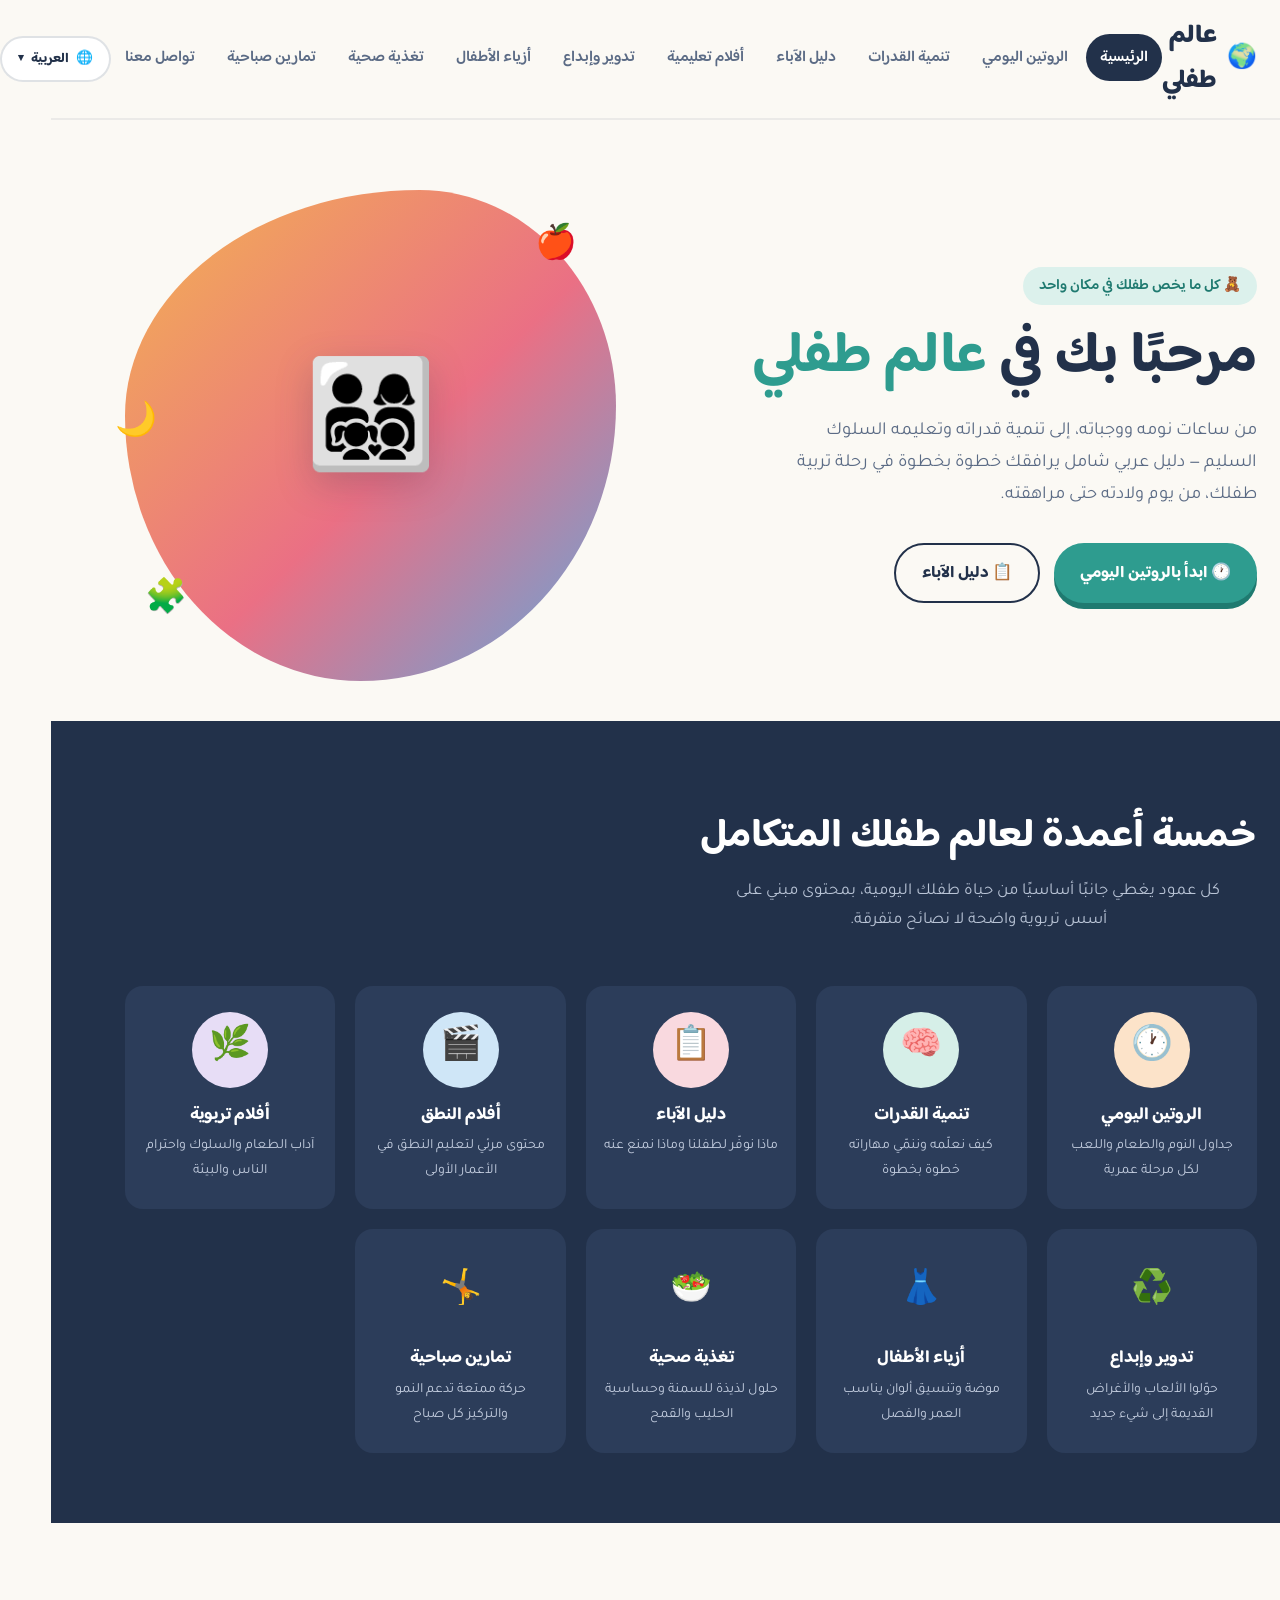
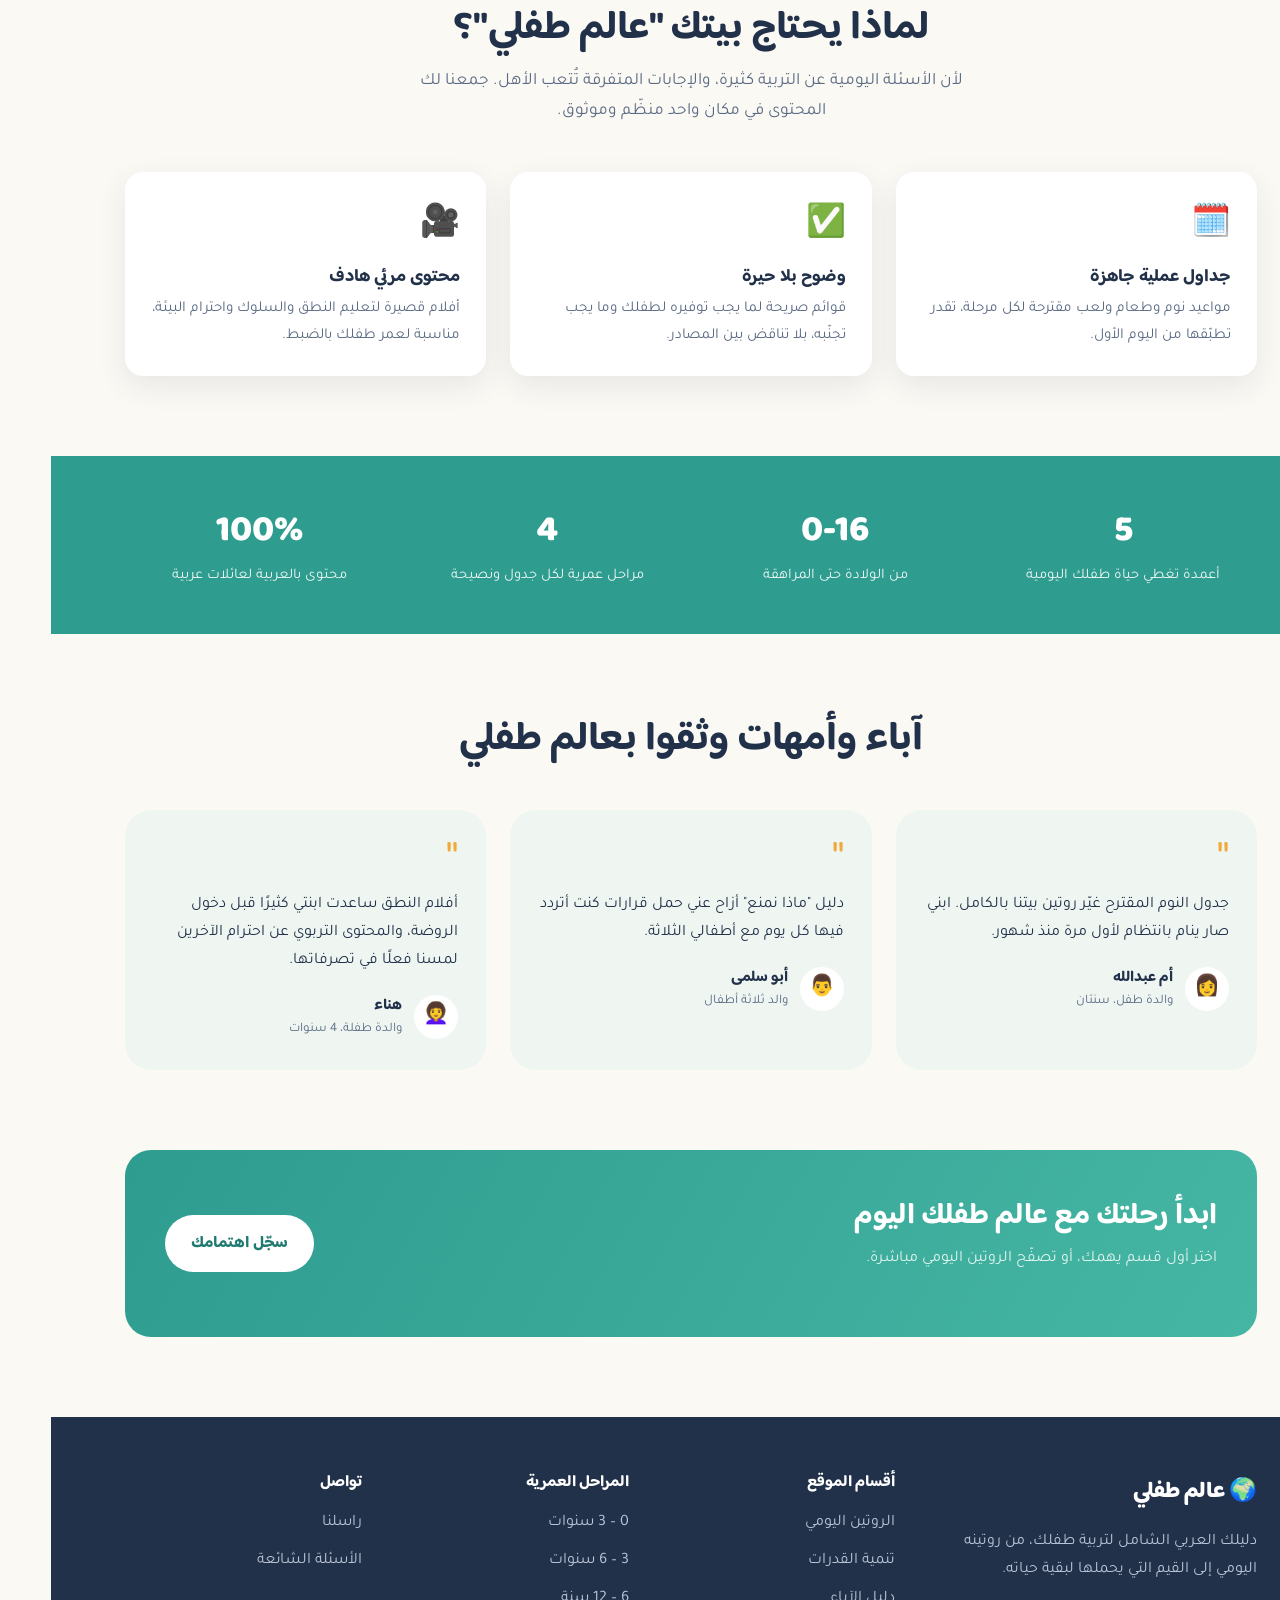
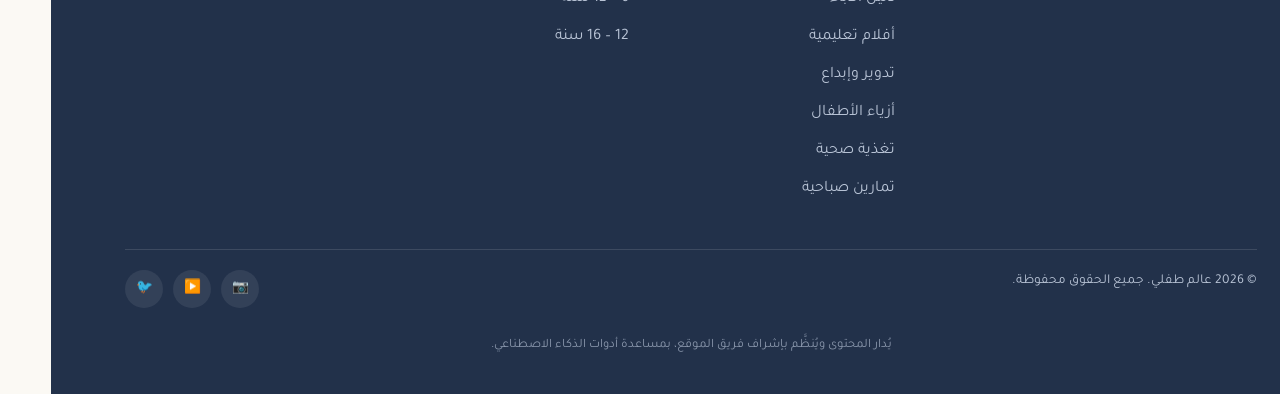
<file: index.html>
<!DOCTYPE html>
<html lang="ar" dir="rtl">
<head>
<meta charset="UTF-8">
<meta name="viewport" content="width=device-width, initial-scale=1.0">
<title>عالم طفلي — دليلك المتكامل لتربية طفلك من الولادة حتى المراهقة</title>
<meta name="description" content="عالم طفلي منصة عربية شاملة للآباء: جداول النوم والطعام واللعب، تنمية القدرات، ماذا نوفر لطفلنا وماذا نمنع عنه، وأفلام تعليمية وتربوية لكل عمر.">
<link rel="icon" href="favicon.svg" type="image/svg+xml">
<link rel="stylesheet" href="style.css">
</head>
<body>

<header class="site-header">
  <div class="header-inner">
    <a href="index.html" class="brand"><span class="bud">🌍</span> عالم طفلي</a>
    <nav class="main-nav" id="site-nav" aria-label="التنقل الرئيسي"></nav>
    <div class="header-right">
      <div class="lang-switcher">
        <button class="lang-switcher-btn" id="lang-switcher-btn" type="button" aria-haspopup="true" aria-expanded="false">
          🌐 <span id="current-lang-label">العربية</span> <span class="chev">▾</span>
        </button>
        <div class="lang-dropdown" id="lang-dropdown">
          <button class="lang-option" data-lang="ar">العربية <span class="check">✓</span></button>
          <button class="lang-option" data-lang="en">English <span class="check">✓</span></button>
          <button class="lang-option" data-lang="fr">Français <span class="check">✓</span></button>
          <button class="lang-option" data-lang="es">Español <span class="check">✓</span></button>
          <button class="lang-option" data-lang="ur">اردو <span class="check">✓</span></button>
          <button class="lang-option" data-lang="tr">Türkçe <span class="check">✓</span></button>
          <button class="lang-option" data-lang="de">Deutsch <span class="check">✓</span></button>
          <button class="lang-option" data-lang="ru">Русский <span class="check">✓</span></button>
          <button class="lang-option" data-lang="hi">हिन्दी <span class="check">✓</span></button>
        </div>
        <div id="google_translate_element"></div>
      </div>
      <button class="nav-toggle" aria-label="فتح القائمة" aria-expanded="false">☰</button>
    </div>
  </div>
</header>

<main>

  <!-- ================= Hero ================= -->
  <section class="hero">
    <div class="container hero-inner">
      <div class="hero-copy">
        <span class="eyebrow">🧸 كل ما يخص طفلك في مكان واحد</span>
        <h1>مرحبًا بك في <span>عالم طفلي</span></h1>
        <p class="lead">من ساعات نومه ووجباته، إلى تنمية قدراته وتعليمه السلوك السليم — دليل عربي شامل يرافقك خطوة بخطوة في رحلة تربية طفلك، من يوم ولادته حتى مراهقته.</p>
        <div class="hero-actions">
          <a href="routine.html" class="btn btn-teal">🕐 ابدأ بالروتين اليومي</a>
          <a href="parents-guide.html" class="btn btn-outline">📋 دليل الآباء</a>
        </div>
      </div>
      <div class="hero-art" aria-hidden="true">
        <div class="hero-blob"></div>
        <div class="hero-floaters">
          <span>🍎</span><span>🧩</span><span>🌙</span>
        </div>
        <span class="hero-emoji">👨‍👩‍👧‍👦</span>
      </div>
    </div>
  </section>

  <!-- ================= Pillars (العنصر المميز) ================= -->
  <section class="pillars">
    <div class="container">
      <div class="section-head">
        <h2>خمسة أعمدة لعالم طفلك المتكامل</h2>
        <p>كل عمود يغطي جانبًا أساسيًا من حياة طفلك اليومية، بمحتوى مبني على أسس تربوية واضحة لا نصائح متفرقة.</p>
      </div>
      <div class="pillar-grid">
        <a href="routine.html" class="pillar">
          <div class="p-icon">🕐</div>
          <h3>الروتين اليومي</h3>
          <p>جداول النوم والطعام واللعب لكل مرحلة عمرية</p>
        </a>
        <a href="development.html" class="pillar">
          <div class="p-icon">🧠</div>
          <h3>تنمية القدرات</h3>
          <p>كيف نعلّمه وننمّي مهاراته خطوة بخطوة</p>
        </a>
        <a href="parents-guide.html" class="pillar">
          <div class="p-icon">📋</div>
          <h3>دليل الآباء</h3>
          <p>ماذا نوفّر لطفلنا وماذا نمنع عنه</p>
        </a>
        <a href="videos.html" class="pillar">
          <div class="p-icon">🎬</div>
          <h3>أفلام النطق</h3>
          <p>محتوى مرئي لتعليم النطق في الأعمار الأولى</p>
        </a>
        <a href="videos.html" class="pillar">
          <div class="p-icon">🌿</div>
          <h3>أفلام تربوية</h3>
          <p>آداب الطعام والسلوك واحترام الناس والبيئة</p>
        </a>
        <a href="recycle.html" class="pillar">
          <div class="p-icon">♻️</div>
          <h3>تدوير وإبداع</h3>
          <p>حوّلوا الألعاب والأغراض القديمة إلى شيء جديد</p>
        </a>
        <a href="fashion.html" class="pillar">
          <div class="p-icon">👗</div>
          <h3>أزياء الأطفال</h3>
          <p>موضة وتنسيق ألوان يناسب العمر والفصل</p>
        </a>
        <a href="nutrition.html" class="pillar">
          <div class="p-icon">🥗</div>
          <h3>تغذية صحية</h3>
          <p>حلول لذيذة للسمنة وحساسية الحليب والقمح</p>
        </a>
        <a href="exercises.html" class="pillar">
          <div class="p-icon">🤸</div>
          <h3>تمارين صباحية</h3>
          <p>حركة ممتعة تدعم النمو والتركيز كل صباح</p>
        </a>
      </div>
    </div>
  </section>

  <!-- ================= Why us ================= -->
  <section class="section">
    <div class="container">
      <div class="section-head center">
        <h2>لماذا يحتاج بيتك "عالم طفلي"؟</h2>
        <p>لأن الأسئلة اليومية عن التربية كثيرة، والإجابات المتفرقة تُتعب الأهل. جمعنا لك المحتوى في مكان واحد منظّم وموثوق.</p>
      </div>
      <div class="value-grid">
        <div class="value-card">
          <div class="icon">🗓️</div>
          <h3>جداول عملية جاهزة</h3>
          <p>مواعيد نوم وطعام ولعب مقترحة لكل مرحلة، تقدر تطبّقها من اليوم الأول.</p>
        </div>
        <div class="value-card">
          <div class="icon">✅</div>
          <h3>وضوح بلا حيرة</h3>
          <p>قوائم صريحة لما يجب توفيره لطفلك وما يجب تجنّبه، بلا تناقض بين المصادر.</p>
        </div>
        <div class="value-card">
          <div class="icon">🎥</div>
          <h3>محتوى مرئي هادف</h3>
          <p>أفلام قصيرة لتعليم النطق والسلوك واحترام البيئة، مناسبة لعمر طفلك بالضبط.</p>
        </div>
      </div>
    </div>
  </section>

  <!-- ================= Stats ================= -->
  <section class="stats-strip">
    <div class="container stats-grid">
      <div><div class="num">5</div><div class="label">أعمدة تغطي حياة طفلك اليومية</div></div>
      <div><div class="num">0-16</div><div class="label">من الولادة حتى المراهقة</div></div>
      <div><div class="num">4</div><div class="label">مراحل عمرية لكل جدول ونصيحة</div></div>
      <div><div class="num">100%</div><div class="label">محتوى بالعربية لعائلات عربية</div></div>
    </div>
  </section>

  <!-- ================= Testimonials ================= -->
  <section class="section">
    <div class="container">
      <div class="section-head center">
        <h2>آباء وأمهات وثقوا بعالم طفلي</h2>
      </div>
      <div class="testi-grid">
        <div class="testi-card">
          <div class="quote-mark">"</div>
          <p class="text">جدول النوم المقترح غيّر روتين بيتنا بالكامل. ابني صار ينام بانتظام لأول مرة منذ شهور.</p>
          <div class="testi-who">
            <div class="avatar">👩</div>
            <div><div class="name">أم عبدالله</div><div class="role">والدة طفل، سنتان</div></div>
          </div>
        </div>
        <div class="testi-card">
          <div class="quote-mark">"</div>
          <p class="text">دليل "ماذا نمنع" أزاح عني حمل قرارات كنت أتردد فيها كل يوم مع أطفالي الثلاثة.</p>
          <div class="testi-who">
            <div class="avatar">👨</div>
            <div><div class="name">أبو سلمى</div><div class="role">والد ثلاثة أطفال</div></div>
          </div>
        </div>
        <div class="testi-card">
          <div class="quote-mark">"</div>
          <p class="text">أفلام النطق ساعدت ابنتي كثيرًا قبل دخول الروضة، والمحتوى التربوي عن احترام الآخرين لمسنا فعلًا في تصرفاتها.</p>
          <div class="testi-who">
            <div class="avatar">👩‍🦱</div>
            <div><div class="name">هناء</div><div class="role">والدة طفلة، 4 سنوات</div></div>
          </div>
        </div>
      </div>
    </div>
  </section>

  <!-- ================= CTA ================= -->
  <section class="section" style="padding-top:0;">
    <div class="container">
      <div class="cta-band">
        <div>
          <h2>ابدأ رحلتك مع عالم طفلك اليوم</h2>
          <p>اختر أول قسم يهمك، أو تصفّح الروتين اليومي مباشرة.</p>
        </div>
        <a href="contact.html" class="btn btn-amber" style="background:var(--white); color:var(--teal-deep); box-shadow:none;">سجّل اهتمامك</a>
      </div>
    </div>
  </section>

</main>

<footer class="site-footer">
  <div class="container">
    <div class="footer-grid">
      <div>
        <div class="footer-brand">🌍 عالم طفلي</div>
        <p>دليلك العربي الشامل لتربية طفلك، من روتينه اليومي إلى القيم التي يحملها لبقية حياته.</p>
      </div>
      <div>
        <h4>أقسام الموقع</h4>
        <ul>
          <li><a href="routine.html">الروتين اليومي</a></li>
          <li><a href="development.html">تنمية القدرات</a></li>
          <li><a href="parents-guide.html">دليل الآباء</a></li>
          <li><a href="videos.html">أفلام تعليمية</a></li>
          <li><a href="recycle.html">تدوير وإبداع</a></li>
          <li><a href="fashion.html">أزياء الأطفال</a></li>
          <li><a href="nutrition.html">تغذية صحية</a></li>
          <li><a href="exercises.html">تمارين صباحية</a></li>
        </ul>
      </div>
      <div>
        <h4>المراحل العمرية</h4>
        <ul>
          <li>0 – 3 سنوات</li>
          <li>3 – 6 سنوات</li>
          <li>6 – 12 سنة</li>
          <li>12 – 16 سنة</li>
        </ul>
      </div>
      <div>
        <h4>تواصل</h4>
        <ul>
          <li><a href="contact.html">راسلنا</a></li>
          <li><a href="contact.html">الأسئلة الشائعة</a></li>
        </ul>
      </div>
    </div>
    <div class="footer-bottom">
      <span>© 2026 عالم طفلي. جميع الحقوق محفوظة.</span>
      <div class="social-row" aria-label="روابط التواصل الاجتماعي">
        <a href="#" aria-label="انستغرام">📷</a>
        <a href="#" aria-label="يوتيوب">▶️</a>
        <a href="#" aria-label="تويتر">🐦</a>
      </div>
    </div>
      <p class="admin-note">يُدار المحتوى ويُنظَّم بإشراف فريق الموقع، بمساعدة أدوات الذكاء الاصطناعي.</p>
</div>
</footer>

<script src="site-config.js"></script>
<script src="script.js"></script>
<script type="text/javascript">
function googleTranslateElementInit() {
  new google.translate.TranslateElement({pageLanguage: 'ar', includedLanguages: 'en,fr,es,ur,tr,id,de,ru,hi', layout: google.translate.TranslateElement.InlineLayout.SIMPLE}, 'google_translate_element');
}
</script>
<script type="text/javascript" src="https://translate.google.com/translate_a/element.js?cb=googleTranslateElementInit"></script>
</body>
</html>
</file>
<file: style.css>
/* ========================================================
   عالم طفلي — نظام التصميم
   ======================================================== */

@import url('https://fonts.googleapis.com/css2?family=Baloo+Bhaijaan+2:wght@500;600;700;800&family=Tajawal:wght@400;500;700;900&display=swap');

:root {
  --ink: #22314a;
  --ink-soft: #5b6b85;
  --paper: #FBF9F4;
  --paper-alt: #EFF6F2;
  --teal: #2E9C8F;
  --teal-deep: #1F7A70;
  --amber: #F2A93B;
  --amber-deep: #D98A1E;
  --berry: #E85D75;
  --berry-deep: #C8425A;
  --sky: #4E9BD8;
  --white: #ffffff;

  --green-ok: #2E9C6A;
  --green-ok-bg: #E3F5EA;
  --red-no: #D8483F;
  --red-no-bg: #FBEAE8;

  --radius-lg: 26px;
  --radius-md: 18px;
  --radius-sm: 12px;

  --shadow-soft: 0 10px 30px rgba(34, 49, 74, 0.09);

  --font-display: 'Baloo Bhaijaan 2', 'Tajawal', sans-serif;
  --font-body: 'Tajawal', sans-serif;
}

* { box-sizing: border-box; }
html { scroll-behavior: smooth; }

@media (prefers-reduced-motion: reduce) {
  html { scroll-behavior: auto; }
  *, *::before, *::after {
    animation-duration: 0.01ms !important;
    animation-iteration-count: 1 !important;
    transition-duration: 0.01ms !important;
    scroll-behavior: auto !important;
  }
}

body {
  margin: 0;
  font-family: var(--font-body);
  background: var(--paper);
  color: var(--ink);
  direction: rtl;
  overflow-x: hidden;
  line-height: 1.75;
}

img { max-width: 100%; display: block; }
a { color: inherit; text-decoration: none; }
ul { margin: 0; padding: 0; list-style: none; }
button { font-family: inherit; cursor: pointer; }

h1, h2, h3, h4 {
  font-family: var(--font-display);
  font-weight: 700;
  margin: 0;
  line-height: 1.3;
}

.container { max-width: 1180px; margin: 0 auto; padding: 0 24px; }

.eyebrow {
  display: inline-flex;
  align-items: center;
  gap: 8px;
  font-family: var(--font-display);
  font-weight: 600;
  font-size: 0.92rem;
  color: var(--teal-deep);
  background: #DCF1EC;
  padding: 6px 16px;
  border-radius: 999px;
  margin-bottom: 16px;
}

a:focus-visible, button:focus-visible, input:focus-visible, textarea:focus-visible, select:focus-visible {
  outline: 3px solid var(--sky);
  outline-offset: 3px;
  border-radius: 6px;
}

/* ===================== Header ===================== */
.site-header {
  position: sticky; top: 0; z-index: 100;
  background: rgba(251, 249, 244, 0.9);
  backdrop-filter: blur(10px);
  border-bottom: 2px solid rgba(34,49,74,0.07);
}
.header-inner {
  display: flex; align-items: center; justify-content: space-between;
  padding: 14px 24px; max-width: 1180px; margin: 0 auto;
}
.brand {
  display: flex; align-items: center; gap: 10px;
  font-family: var(--font-display); font-size: 1.6rem; font-weight: 800; color: var(--ink);
}
.brand .bud { font-size: 1.5rem; display: inline-block; animation: sway 4s ease-in-out infinite; }
@keyframes sway { 0%,100%{transform:rotate(-6deg);} 50%{transform:rotate(6deg);} }

.main-nav ul { display: flex; gap: 4px; align-items: center; }
.main-nav a {
  font-family: var(--font-display); font-weight: 600; font-size: 0.96rem;
  padding: 10px 14px; border-radius: 999px; color: var(--ink-soft);
  transition: background .2s, color .2s; white-space: nowrap;
}
.main-nav a:hover, .main-nav a.active { background: var(--ink); color: var(--white); }

.header-right { display: flex; align-items: center; gap: 12px; }

.nav-toggle { display: none; background: none; border: none; font-size: 1.8rem; color: var(--ink); }

@media (max-width: 980px) {
  .nav-toggle { display: block; }
  .main-nav {
    position: absolute; top: 100%; right: 0; left: 0;
    background: var(--paper); border-bottom: 2px solid rgba(34,49,74,0.07);
    display: none; padding: 10px 24px 20px;
  }
  .main-nav.open { display: block; }
  .main-nav ul { flex-direction: column; align-items: stretch; }
  .main-nav a { display: block; text-align: center; }
}

/* ===================== Buttons ===================== */
.btn {
  display: inline-flex; align-items: center; gap: 8px;
  font-family: var(--font-display); font-weight: 700; font-size: 1.02rem;
  padding: 14px 26px; border-radius: 999px; border: none;
  transition: transform .15s ease, box-shadow .15s ease;
}
.btn:active { transform: translateY(3px); }
.btn-teal { background: var(--teal); color: var(--white); box-shadow: 0 6px 0 var(--teal-deep); }
.btn-teal:hover { transform: translateY(-2px); }
.btn-teal:active { box-shadow: 0 2px 0 var(--teal-deep); }
.btn-outline { background: transparent; color: var(--ink); border: 2.5px solid var(--ink); }
.btn-outline:hover { background: var(--ink); color: var(--white); }
.btn-amber { background: var(--amber); color: var(--white); box-shadow: 0 6px 0 var(--amber-deep); }
.btn-amber:hover { transform: translateY(-2px); }
.btn-block { width: 100%; justify-content: center; }

/* ===================== Hero ===================== */
.hero { position: relative; padding: 70px 0 40px; overflow: hidden; }
.hero-inner { display: grid; grid-template-columns: 1.1fr 0.9fr; gap: 40px; align-items: center; }
@media (max-width: 900px) { .hero-inner { grid-template-columns: 1fr; text-align: center; } .hero-actions { justify-content: center; } }
.hero h1 { font-size: clamp(2.4rem, 5vw, 3.6rem); color: var(--ink); }
.hero h1 span { color: var(--teal); }
.hero p.lead { font-size: 1.15rem; color: var(--ink-soft); max-width: 48ch; margin: 20px 0 30px; }
@media (max-width: 900px) { .hero p.lead { margin-inline: auto; } }
.hero-actions { display: flex; gap: 14px; flex-wrap: wrap; }

.hero-art { position: relative; aspect-ratio: 1/1; display: flex; align-items: center; justify-content: center; }
.hero-blob {
  position: absolute; inset: 0;
  background: linear-gradient(135deg, var(--amber), var(--berry) 55%, var(--sky));
  border-radius: 60% 40% 52% 48% / 46% 44% 56% 54%;
  opacity: 0.88; animation: blob 9s ease-in-out infinite;
}
@keyframes blob {
  0%,100% { border-radius: 60% 40% 52% 48% / 46% 44% 56% 54%; }
  50% { border-radius: 42% 58% 40% 60% / 55% 42% 58% 45%; }
}
.hero-emoji { position: relative; font-size: 6.6rem; filter: drop-shadow(0 12px 18px rgba(34,49,74,0.22)); }
.hero-floaters span { position: absolute; font-size: 2.1rem; animation: float 5s ease-in-out infinite; }
.hero-floaters span:nth-child(1) { top: 6%; right: 8%; animation-delay: .3s; }
.hero-floaters span:nth-child(2) { bottom: 10%; left: 4%; animation-delay: 1.2s; }
.hero-floaters span:nth-child(3) { top: 42%; left: -2%; animation-delay: 2s; }
@keyframes float { 0%,100%{transform:translateY(0);} 50%{transform:translateY(-16px);} }

/* ===================== Pillars (signature — الأقسام الخمسة) ===================== */
.pillars {
  padding: 90px 0 70px;
  background: var(--ink);
  color: var(--paper);
}
.pillars .section-head { text-align: center; margin-bottom: 50px; }
.pillars h2 { color: var(--white); font-size: clamp(1.9rem, 4vw, 2.6rem); }
.pillars .section-head p { color: #b9c4d6; max-width: 58ch; margin: 14px auto 0; font-size: 1.05rem; }

.pillar-grid {
  display: grid;
  grid-template-columns: repeat(5, 1fr);
  gap: 20px;
}
@media (max-width: 1000px) { .pillar-grid { grid-template-columns: repeat(3, 1fr); } }
@media (max-width: 640px) { .pillar-grid { grid-template-columns: 1fr 1fr; } }

.pillar {
  background: #2c3d5a;
  border-radius: var(--radius-md);
  padding: 26px 18px;
  text-align: center;
  transition: transform .25s ease, background .25s ease;
}
.pillar:hover { transform: translateY(-8px); background: #35496b; }
.pillar .p-icon {
  width: 76px; height: 76px; margin: 0 auto 16px; border-radius: 50%;
  display: flex; align-items: center; justify-content: center; font-size: 2.1rem;
}
.pillar:nth-child(1) .p-icon { background: #FCE3C9; }
.pillar:nth-child(2) .p-icon { background: #D6EFE8; }
.pillar:nth-child(3) .p-icon { background: #F9D9DF; }
.pillar:nth-child(4) .p-icon { background: #CFE6F7; }
.pillar:nth-child(5) .p-icon { background: #E7DDF6; }
.pillar h3 { color: var(--white); font-size: 1.08rem; margin-bottom: 8px; }
.pillar p { color: #c3cddf; font-size: 0.88rem; margin: 0; }

/* ===================== Section generic ===================== */
.section { padding: 80px 0; }
.section-head { max-width: 62ch; margin-bottom: 44px; }
.section-head h2 { font-size: clamp(1.9rem, 4vw, 2.5rem); }
.section-head p { color: var(--ink-soft); font-size: 1.08rem; margin-top: 12px; }
.section-head.center { margin-inline: auto; text-align: center; }
.bg-alt { background: var(--paper-alt); }
.bg-white { background: var(--white); }

/* ===================== Age filter row ===================== */
.filter-row { display: flex; gap: 10px; flex-wrap: wrap; justify-content: center; margin: 28px 0 0; }
.filter-btn {
  background: var(--white); border: 2px solid rgba(34,49,74,0.15);
  padding: 9px 20px; border-radius: 999px; font-family: var(--font-display);
  font-weight: 600; font-size: 0.92rem; color: var(--ink-soft); transition: all .2s;
}
.filter-btn:hover, .filter-btn.active { background: var(--ink); color: var(--white); border-color: var(--ink); }

/* ===================== Page hero ===================== */
.page-hero { padding: 56px 0 46px; text-align: center; background: var(--paper-alt); }
.page-hero h1 { font-size: clamp(2.1rem, 4vw, 2.8rem); }
.page-hero p { color: var(--ink-soft); max-width: 58ch; margin: 14px auto 0; font-size: 1.05rem; }

/* ===================== Schedule table (روتين يومي) ===================== */
.schedule-block { margin-bottom: 44px; }
.schedule-block h3 {
  display: flex; align-items: center; gap: 10px;
  font-size: 1.35rem; margin-bottom: 18px;
}
.schedule-table {
  width: 100%; border-collapse: separate; border-spacing: 0 10px;
}
.schedule-table tr { background: var(--white); box-shadow: var(--shadow-soft); }
.schedule-table td {
  padding: 16px 20px; font-size: 0.98rem;
}
.schedule-table td:first-child {
  border-radius: 0 var(--radius-sm) var(--radius-sm) 0;
  font-family: var(--font-display); font-weight: 700; color: var(--teal-deep);
  width: 130px; white-space: nowrap;
}
.schedule-table td:last-child { border-radius: var(--radius-sm) 0 0 var(--radius-sm); color: var(--ink-soft); }
.cat-pill {
  display: inline-block; font-size: 0.78rem; font-family: var(--font-display); font-weight: 700;
  padding: 3px 12px; border-radius: 999px; margin-left: 8px;
}
.cat-sleep { background: #E3E9FB; color: #3E56C4; }
.cat-food { background: #FCEBD4; color: var(--amber-deep); }
.cat-play { background: #FBE1E6; color: var(--berry-deep); }
.cat-learn { background: #DCF1EC; color: var(--teal-deep); }

/* ===================== Provide / Avoid checklist ===================== */
.checklist-grid { display: grid; grid-template-columns: 1fr 1fr; gap: 24px; }
@media (max-width: 750px) { .checklist-grid { grid-template-columns: 1fr; } }
.check-col {
  border-radius: var(--radius-lg);
  padding: 30px 26px;
}
.check-col.ok { background: var(--green-ok-bg); }
.check-col.no { background: var(--red-no-bg); }
.check-col h3 {
  display: flex; align-items: center; gap: 10px;
  font-size: 1.25rem; margin-bottom: 20px;
}
.check-col.ok h3 { color: var(--green-ok); }
.check-col.no h3 { color: var(--red-no); }
.check-col ul li {
  display: flex; align-items: flex-start; gap: 10px;
  margin-bottom: 14px; font-size: 0.98rem; color: var(--ink);
}
.check-col ul li .mark { font-size: 1.1rem; flex-shrink: 0; margin-top: 1px; }

/* ===================== Development stage cards ===================== */
.dev-grid { display: grid; grid-template-columns: repeat(2, 1fr); gap: 22px; }
@media (max-width: 750px) { .dev-grid { grid-template-columns: 1fr; } }
.dev-card {
  background: var(--white); border-radius: var(--radius-lg); padding: 28px;
  box-shadow: var(--shadow-soft); border-inline-start: 5px solid var(--teal);
}
.dev-card.a2 { border-color: var(--amber); }
.dev-card.a3 { border-color: var(--berry); }
.dev-card.a4 { border-color: var(--sky); }
.dev-card .stage-age { font-family: var(--font-display); font-weight: 700; font-size: 0.85rem; color: var(--ink-soft); }
.dev-card h3 { font-size: 1.3rem; margin: 6px 0 14px; }
.dev-card ul { display: flex; flex-direction: column; gap: 10px; }
.dev-card ul li { font-size: 0.96rem; color: var(--ink-soft); display: flex; gap: 8px; }
.dev-card ul li b { color: var(--ink); font-weight: 700; }

/* ===================== Video grid ===================== */
.video-grid { display: grid; grid-template-columns: repeat(3, 1fr); gap: 24px; }
@media (max-width: 950px) { .video-grid { grid-template-columns: repeat(2, 1fr); } }
@media (max-width: 620px) { .video-grid { grid-template-columns: 1fr; } }
.video-card {
  background: var(--white); border-radius: var(--radius-lg); overflow: hidden;
  box-shadow: var(--shadow-soft); display: flex; flex-direction: column;
}
.video-thumb {
  height: 150px; position: relative;
  display: flex; align-items: center; justify-content: center; font-size: 3rem;
}
.video-thumb .play {
  position: absolute; bottom: 10px; left: 10px;
  width: 34px; height: 34px; border-radius: 50%;
  background: rgba(255,255,255,0.9); display: flex; align-items: center; justify-content: center;
  font-size: 0.9rem; color: var(--ink);
}
.video-card .body { padding: 20px; display: flex; flex-direction: column; gap: 8px; flex: 1; }
.video-card h3 { font-size: 1.08rem; }
.video-card p { color: var(--ink-soft); font-size: 0.93rem; margin: 0; flex: 1; }
.age-tag {
  display: inline-block; align-self: flex-start; font-family: var(--font-display);
  font-size: 0.76rem; font-weight: 700; padding: 4px 12px; border-radius: 999px;
  background: var(--paper-alt); color: var(--teal-deep);
}
.duration-tag { font-size: 0.8rem; color: var(--ink-soft); }

/* ===================== Stats strip ===================== */
.stats-strip { background: var(--teal); padding: 44px 0; }
.stats-grid { display: grid; grid-template-columns: repeat(4, 1fr); gap: 20px; text-align: center; color: var(--white); }
@media (max-width: 700px) { .stats-grid { grid-template-columns: repeat(2, 1fr); } }
.stats-grid .num { font-family: var(--font-display); font-size: 2.3rem; font-weight: 800; }
.stats-grid .label { font-size: 0.92rem; opacity: 0.92; }

/* ===================== Testimonials ===================== */
.testi-grid { display: grid; grid-template-columns: repeat(3, 1fr); gap: 24px; }
@media (max-width: 900px) { .testi-grid { grid-template-columns: 1fr; } }
.testi-card { background: var(--paper-alt); border-radius: var(--radius-lg); padding: 28px; }
.testi-card .quote-mark { font-family: var(--font-display); font-size: 2.8rem; color: var(--amber); line-height: 1; }
.testi-card p.text { margin: 8px 0 18px; color: var(--ink); }
.testi-who { display: flex; align-items: center; gap: 12px; }
.testi-who .avatar { width: 44px; height: 44px; border-radius: 50%; display: flex; align-items: center; justify-content: center; background: var(--white); font-size: 1.3rem; }
.testi-who .name { font-family: var(--font-display); font-weight: 700; font-size: 0.95rem; }
.testi-who .role { font-size: 0.82rem; color: var(--ink-soft); }

/* ===================== CTA band ===================== */
.cta-band {
  background: linear-gradient(120deg, var(--teal), #46b6a4);
  border-radius: var(--radius-lg); padding: 48px 40px; color: var(--white);
  display: flex; align-items: center; justify-content: space-between; gap: 24px; flex-wrap: wrap;
}
.cta-band h2 { color: var(--white); font-size: 1.85rem; max-width: 32ch; }
.cta-band p { color: #DFF5F0; margin-top: 8px; }

/* ===================== Footer ===================== */
.site-footer { background: var(--ink); color: #b9c4d6; padding: 56px 0 24px; }
.footer-grid { display: grid; grid-template-columns: 1.4fr 1fr 1fr 1fr; gap: 30px; padding-bottom: 36px; border-bottom: 1px solid rgba(255,255,255,0.12); }
@media (max-width: 800px) { .footer-grid { grid-template-columns: 1fr 1fr; } }
@media (max-width: 500px) { .footer-grid { grid-template-columns: 1fr; } }
.footer-grid h4 { color: var(--white); font-size: 1rem; margin-bottom: 16px; }
.footer-grid ul li { margin-bottom: 10px; }
.footer-grid a:hover { color: var(--amber); }
.footer-brand { font-family: var(--font-display); font-size: 1.4rem; color: var(--white); font-weight: 800; margin-bottom: 12px; }
.footer-bottom { padding-top: 20px; display: flex; justify-content: space-between; flex-wrap: wrap; gap: 10px; font-size: 0.85rem; }
.social-row { display: flex; gap: 10px; }
.social-row a { width: 38px; height: 38px; border-radius: 50%; background: rgba(255,255,255,0.08); display: flex; align-items: center; justify-content: center; transition: background .2s; }
.social-row a:hover { background: var(--teal); }

/* ===================== Contact form ===================== */
.contact-wrap { display: grid; grid-template-columns: 1fr 1fr; gap: 40px; }
@media (max-width: 850px) { .contact-wrap { grid-template-columns: 1fr; } }
.form-field { margin-bottom: 18px; }
.form-field label { display: block; font-family: var(--font-display); font-weight: 600; margin-bottom: 8px; font-size: 0.95rem; }
.form-field input, .form-field textarea, .form-field select {
  width: 100%; padding: 13px 16px; border-radius: var(--radius-sm);
  border: 2px solid rgba(34,49,74,0.15); font-family: var(--font-body); font-size: 1rem;
  background: var(--white); color: var(--ink);
}
.form-field input:focus, .form-field textarea:focus, .form-field select:focus { border-color: var(--teal); outline: none; }
.form-note { background: var(--paper-alt); border-radius: var(--radius-md); padding: 22px; font-size: 0.95rem; color: var(--ink-soft); }
.form-success {
  display: none; background: var(--green-ok-bg); color: var(--green-ok);
  padding: 14px 18px; border-radius: var(--radius-sm); font-family: var(--font-display);
  font-weight: 700; margin-top: 14px; text-align: center;
}

/* ===================== Value / about cards ===================== */
.value-grid { display: grid; grid-template-columns: repeat(3, 1fr); gap: 24px; }
@media (max-width: 850px) { .value-grid { grid-template-columns: 1fr; } }
.value-card { padding: 26px; border-radius: var(--radius-md); background: var(--white); box-shadow: var(--shadow-soft); }
.value-card .icon { font-size: 2rem; margin-bottom: 12px; }
.value-card h3 { font-size: 1.1rem; margin-bottom: 8px; }
.value-card p { color: var(--ink-soft); font-size: 0.95rem; margin: 0; }

/* ===================== Real video cards (يوتيوب) ===================== */
.video-real-thumb {
  height: 170px; position: relative; overflow: hidden;
  background-size: cover; background-position: center;
  display: block;
}
.video-real-thumb::after {
  content: ''; position: absolute; inset: 0;
  background: linear-gradient(180deg, rgba(34,49,74,0) 40%, rgba(34,49,74,0.55) 100%);
}
.video-real-thumb .play {
  position: absolute; top: 50%; left: 50%; transform: translate(-50%,-50%);
  width: 52px; height: 52px; border-radius: 50%;
  background: rgba(255,255,255,0.92); display: flex; align-items: center; justify-content: center;
  font-size: 1.3rem; color: var(--berry); z-index: 2; transition: transform .2s;
}
a.video-card:hover .play { transform: translate(-50%,-50%) scale(1.1); }
.video-real-thumb .src-badge {
  position: absolute; bottom: 8px; right: 10px; z-index: 2;
  font-size: 0.72rem; font-family: var(--font-display); font-weight: 700;
  color: var(--white); background: rgba(34,49,74,0.55); padding: 2px 10px; border-radius: 999px;
}
a.video-card { display: flex; flex-direction: column; }

/* ===================== Craft / recycle cards ===================== */
.craft-steps { margin: 10px 0 0; padding-inline-start: 18px; }
.craft-steps li { font-size: 0.9rem; color: var(--ink-soft); margin-bottom: 4px; }
.materials-row { display: flex; flex-wrap: wrap; gap: 6px; margin-top: 8px; }
.material-chip {
  font-size: 0.78rem; background: var(--paper-alt); color: var(--ink-soft);
  padding: 3px 10px; border-radius: 999px;
}

/* ===================== Fashion / seasons ===================== */
.season-tabs { display: flex; gap: 10px; flex-wrap: wrap; justify-content: center; margin: 24px 0 40px; }
.season-tab {
  font-family: var(--font-display); font-weight: 700; font-size: 0.95rem;
  padding: 12px 22px; border-radius: 999px; border: 2px solid transparent;
  cursor: pointer; transition: all .2s;
}
.season-tab[data-season="winter"] { background: #E3E9FB; color: #3E56C4; }
.season-tab[data-season="spring"] { background: #DCF1EC; color: var(--teal-deep); }
.season-tab[data-season="summer"] { background: #FCEBD4; color: var(--amber-deep); }
.season-tab[data-season="fall"] { background: #F9D9DF; color: var(--berry-deep); }
.season-tab.active { border-color: var(--ink); }

.season-panel { display: none; }
.season-panel.active { display: block; }

.outfit-grid { display: grid; grid-template-columns: repeat(3, 1fr); gap: 22px; margin-bottom: 40px; }
@media (max-width: 900px) { .outfit-grid { grid-template-columns: 1fr 1fr; } }
@media (max-width: 620px) { .outfit-grid { grid-template-columns: 1fr; } }
.outfit-card {
  background: var(--white); border-radius: var(--radius-lg); overflow: hidden;
  box-shadow: var(--shadow-soft);
}
.outfit-card img { height: 190px; width: 100%; object-fit: cover; }
.outfit-card .body { padding: 18px; }
.outfit-card h4 { font-size: 1.02rem; margin-bottom: 6px; }
.outfit-card p { font-size: 0.9rem; color: var(--ink-soft); margin: 0; }

.color-palette-row { display: flex; gap: 10px; flex-wrap: wrap; margin: 14px 0 22px; }
.swatch {
  display: flex; align-items: center; gap: 8px;
  background: var(--white); border-radius: 999px; padding: 6px 14px 6px 6px;
  box-shadow: var(--shadow-soft); font-size: 0.86rem; font-family: var(--font-display); font-weight: 600;
}
.swatch .dot { width: 26px; height: 26px; border-radius: 50%; border: 2px solid rgba(0,0,0,0.06); }

.age-fashion-grid { display: grid; grid-template-columns: repeat(4, 1fr); gap: 18px; }
@media (max-width: 900px) { .age-fashion-grid { grid-template-columns: repeat(2, 1fr); } }
@media (max-width: 560px) { .age-fashion-grid { grid-template-columns: 1fr; } }
.age-fashion-card {
  background: var(--white); border-radius: var(--radius-md); padding: 20px;
  box-shadow: var(--shadow-soft); text-align: center;
}
.age-fashion-card .emoji { font-size: 2.2rem; margin-bottom: 10px; }
.age-fashion-card h4 { font-size: 1rem; margin-bottom: 6px; }
.age-fashion-card p { font-size: 0.85rem; color: var(--ink-soft); margin: 0; }

/* ===================== Admin note ===================== */
.admin-note {
  font-size: 0.8rem; color: #8a97ac; text-align: center; padding-top: 14px;
}

/* ===================== Article video link (فيديو ذو صلة) ===================== */
.article-video {
  display: flex; align-items: center; gap: 12px;
  margin-top: 16px; padding: 10px; background: var(--paper-alt);
  border-radius: 14px; text-decoration: none; transition: background .2s;
}
.article-video:hover { background: #E3EEE9; }
.article-video img { width: 78px; height: 48px; object-fit: cover; border-radius: 8px; flex-shrink: 0; }
.article-video .txt { display: flex; flex-direction: column; gap: 2px; }
.article-video .lbl { font-size: 0.72rem; color: var(--teal-deep); font-family: var(--font-display); font-weight: 700; }
.article-video .ttl { font-size: 0.86rem; color: var(--ink); font-family: var(--font-display); font-weight: 600; }

/* ===================== Google Translate widget ===================== */
/* ===================== Google Translate — مخفي، نستخدمه فقط كمحرك ===================== */
#google_translate_element { display: none !important; }
.goog-te-banner-frame.skiptranslate { display: none !important; }
body { top: 0 !important; }
.goog-tooltip, .goog-tooltip:hover { display: none !important; }
.goog-text-highlight { background: none !important; box-shadow: none !important; }

/* ===================== قائمة اللغات المخصّصة (متناسقة مع هوية الموقع) ===================== */
.lang-switcher { position: relative; }
.lang-switcher-btn {
  display: flex; align-items: center; gap: 7px;
  font-family: var(--font-display); font-weight: 700; font-size: 0.85rem;
  padding: 9px 16px; border-radius: 999px; border: 2px solid rgba(34,49,74,0.14);
  background: var(--white); color: var(--ink); cursor: pointer; transition: all .2s;
}
.lang-switcher-btn:hover { border-color: var(--teal); color: var(--teal-deep); }
.lang-switcher-btn .chev { font-size: 0.7rem; transition: transform .2s; }
.lang-switcher-btn.open .chev { transform: rotate(180deg); }

.lang-dropdown {
  position: absolute; top: calc(100% + 10px); left: 0; z-index: 200;
  background: var(--white); border-radius: var(--radius-md); box-shadow: var(--shadow-soft);
  padding: 8px; min-width: 170px; max-height: 320px; overflow-y: auto;
  display: none; border: 2px solid rgba(34,49,74,0.08);
}
.lang-dropdown.open { display: block; }
.lang-option {
  display: flex; align-items: center; justify-content: space-between; width: 100%;
  text-align: right; padding: 10px 14px; border-radius: 10px; border: none; background: none;
  font-family: var(--font-body); font-size: 0.92rem; color: var(--ink); cursor: pointer; transition: background .15s;
}
.lang-option:hover { background: var(--paper-alt); }
.lang-option.active { background: var(--paper-alt); color: var(--teal-deep); font-weight: 700; }
.lang-option .check { opacity: 0; color: var(--teal); }
.lang-option.active .check { opacity: 1; }

@media (max-width: 980px) {
  .lang-dropdown { left: auto; right: 0; }
}

/* ===================== Nutrition page ===================== */
.nutri-hero-badges { display: flex; gap: 10px; flex-wrap: wrap; justify-content: center; margin-top: 18px; }
.nutri-badge {
  font-family: var(--font-display); font-weight: 700; font-size: 0.85rem;
  padding: 8px 18px; border-radius: 999px; background: var(--white); box-shadow: var(--shadow-soft);
}
.nutri-section-icon { font-size: 2.6rem; text-align: center; margin-bottom: 6px; }
.swap-grid { display: grid; grid-template-columns: 1fr 1fr; gap: 18px; margin-top: 24px; }
@media (max-width: 700px) { .swap-grid { grid-template-columns: 1fr; } }
.swap-card {
  background: var(--white); border-radius: var(--radius-md); padding: 20px;
  box-shadow: var(--shadow-soft); display: flex; align-items: center; gap: 14px;
}
.swap-card .from { text-decoration: line-through; color: #b7a89c; font-size: 0.85rem; }
.swap-card .arrow { font-size: 1.3rem; color: var(--teal); }
.swap-card .to { font-family: var(--font-display); font-weight: 700; color: var(--ink); }
.swap-card .emoji { font-size: 1.8rem; }

.recipe-mini-card {
  background: var(--white); border-radius: var(--radius-lg); overflow: hidden; box-shadow: var(--shadow-soft);
}
.recipe-mini-card .top-band {
  height: 8px; background: linear-gradient(90deg, var(--amber), var(--berry), var(--teal));
}
.recipe-mini-card .body { padding: 22px; }
.recipe-mini-card .steps-count {
  display: inline-flex; align-items: center; gap: 6px; font-size: 0.82rem;
  background: var(--paper-alt); padding: 4px 12px; border-radius: 999px; margin-bottom: 10px; font-family: var(--font-display); font-weight: 700;
}

/* ===================== Exercise cards ===================== */
.exercise-grid { display: grid; grid-template-columns: repeat(4, 1fr); gap: 20px; }
@media (max-width: 950px) { .exercise-grid { grid-template-columns: repeat(2, 1fr); } }
@media (max-width: 560px) { .exercise-grid { grid-template-columns: 1fr; } }
.exercise-card {
  background: var(--white); border-radius: var(--radius-lg); overflow: hidden;
  box-shadow: var(--shadow-soft); display: flex; flex-direction: column;
  transition: transform .2s ease;
}
.exercise-card:hover { transform: translateY(-6px); }
.exercise-thumb { height: 110px; display: flex; align-items: center; justify-content: center; font-size: 2.8rem; }
.exercise-card .body { padding: 18px; display: flex; flex-direction: column; gap: 8px; flex: 1; }
.exercise-card h3 { font-size: 1.05rem; }
.exercise-card p { color: var(--ink-soft); font-size: 0.9rem; margin: 0; flex: 1; }
.benefit-row { display: flex; flex-wrap: wrap; gap: 6px; margin-top: 4px; }
.benefit-chip {
  font-size: 0.74rem; font-family: var(--font-display); font-weight: 700;
  background: var(--paper-alt); color: var(--teal-deep); padding: 3px 10px; border-radius: 999px;
}
</file>
